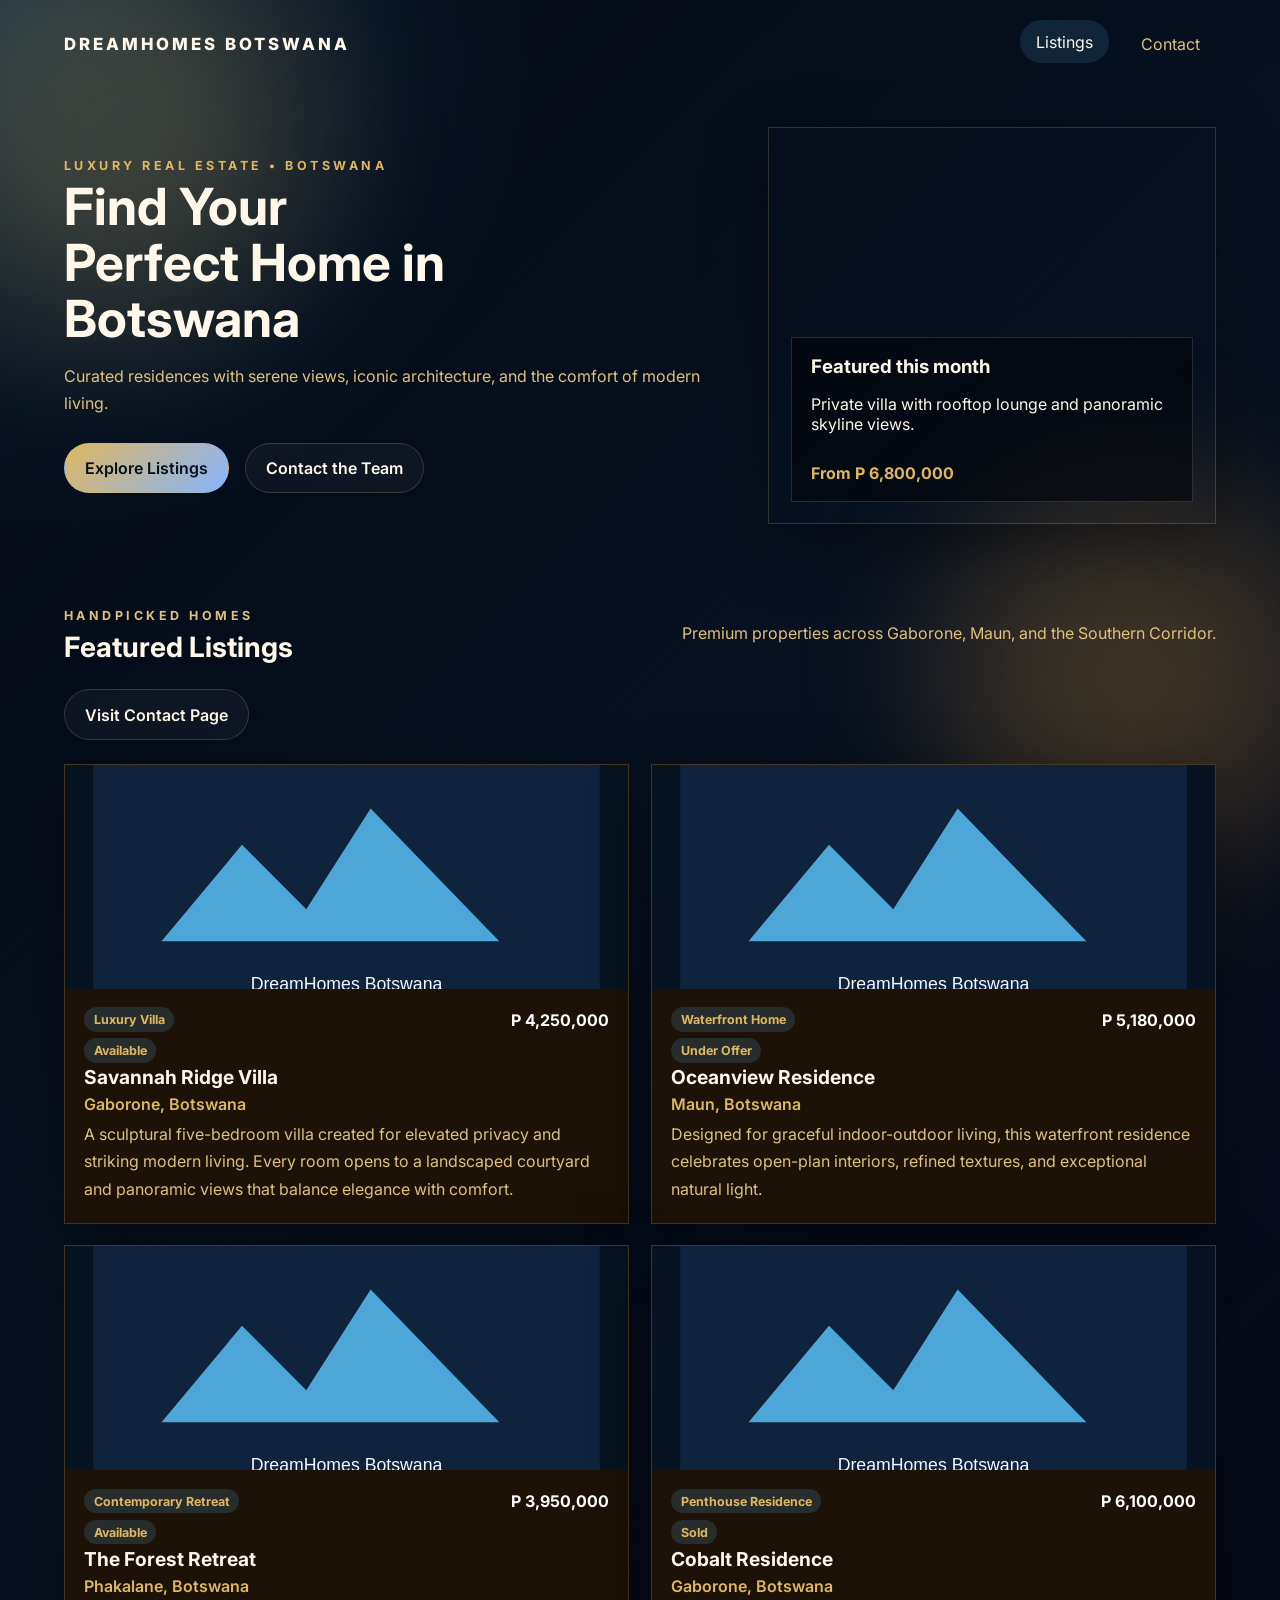
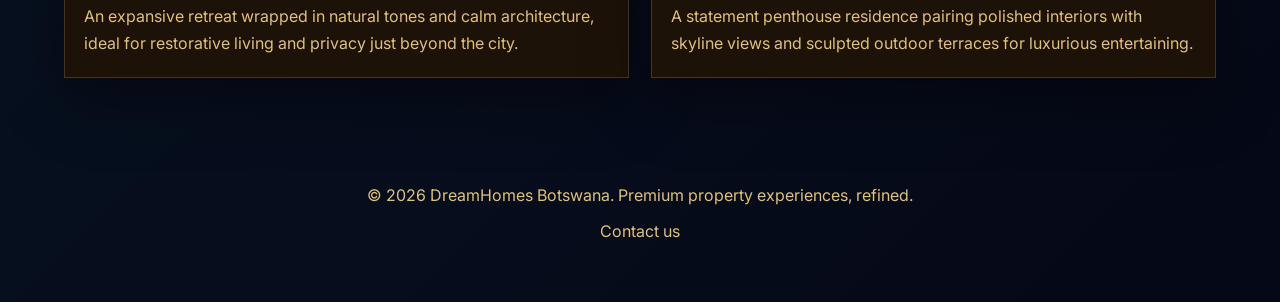
<file: index.html>
<!DOCTYPE html>
<html lang="en">
  <head>
    <meta charset="UTF-8" />
    <meta name="viewport" content="width=device-width, initial-scale=1.0" />
    <title>DreamHomes Botswana</title>
    <meta
      name="description"
      content="Discover premium homes in Botswana with DreamHomes Botswana."
    />
    <link rel="preconnect" href="https://fonts.googleapis.com" />
    <link rel="preconnect" href="https://fonts.gstatic.com" crossorigin />
    <link
      href="https://fonts.googleapis.com/css2?family=Inter:wght@400;500;600;700;800&display=swap"
      rel="stylesheet"
    />
    <link rel="stylesheet" href="styles.css" />
  </head>
  <body class="page home-page">
    <div class="site-glow glow-one"></div>
    <div class="site-glow glow-two"></div>

    <header class="topbar">
      <a class="brand" href="index.html">DreamHomes Botswana</a>
      <nav class="nav-links">
        <a href="index.html" class="active">Listings</a>
        <a href="contact.html">Contact</a>
      </nav>
    </header>

    <main>
      <section class="hero fade-up">
        <div class="hero-copy">
          <p class="eyebrow">Luxury real estate • Botswana</p>
          <h1>Find Your Perfect Home in Botswana</h1>
          <p class="hero-text">
            Curated residences with serene views, iconic architecture, and the
            comfort of modern living.
          </p>
          <div class="hero-actions">
            <a href="#listings" class="btn btn-primary">Explore Listings</a>
            <a href="contact.html" class="btn btn-secondary">Contact the Team</a>
          </div>
        </div>
        <div class="hero-panel">
          <div class="hero-card">
            <h3>Featured this month</h3>
            <p>Private villa with rooftop lounge and panoramic skyline views.</p>
            <span>From P 6,800,000</span>
          </div>
        </div>
      </section>

      <section class="section" id="listings">
        <div class="section-heading fade-up">
          <div>
            <p class="eyebrow">Handpicked homes</p>
            <h2>Featured Listings</h2>
          </div>
          <p>Premium properties across Gaborone, Maun, and the Southern Corridor.</p>
        </div>

        <div class="hero-actions fade-up" style="margin-bottom: 1.5rem; justify-content: flex-start;">
          <a href="contact.html" class="btn btn-secondary">Visit Contact Page</a>
        </div>

        <div class="property-grid">
          <a class="property-card fade-up" href="details.html?property=1">
            <img
              src="https://images.unsplash.com/photo-1512918728675-ed5a9ecdebfd?auto=format&fit=crop&w=900&q=80"
              alt="Savannah Ridge Villa"
            />
            <div class="card-content">
              <div class="card-top">
                <span class="tag">New</span>
                <span class="price">P 4,250,000</span>
              </div>
              <h3>Savannah Ridge Villa</h3>
              <p class="location">Gaborone, Botswana</p>
              <p class="summary">
                A striking five-bedroom villa with sculptural interiors and lush gardens.
              </p>
            </div>
          </a>

          <a class="property-card fade-up" href="details.html?property=2">
            <img
              src="https://images.unsplash.com/photo-1502672260266-1c1ef2d93688?auto=format&fit=crop&w=900&q=80"
              alt="Oceanview Residence"
            />
            <div class="card-content">
              <div class="card-top">
                <span class="tag">Waterfront</span>
                <span class="price">P 5,180,000</span>
              </div>
              <h3>Oceanview Residence</h3>
              <p class="location">Maun, Botswana</p>
              <p class="summary">
                A contemporary coastal-inspired estate designed for open-air living.
              </p>
            </div>
          </a>

          <a class="property-card fade-up" href="details.html?property=3">
            <img
              src="https://images.unsplash.com/photo-1494526585095-c41746248156?auto=format&fit=crop&w=900&q=80"
              alt="The Forest Retreat"
            />
            <div class="card-content">
              <div class="card-top">
                <span class="tag">Private</span>
                <span class="price">P 3,950,000</span>
              </div>
              <h3>The Forest Retreat</h3>
              <p class="location">Phakalane, Botswana</p>
              <p class="summary">
                A nature-forward retreat with a spa wing, solar rooftop, and tranquil views.
              </p>
            </div>
          </a>

          <a class="property-card fade-up" href="details.html?property=4">
            <img
              src="https://images.unsplash.com/photo-1460317442991-0ec209397118?auto=format&fit=crop&w=900&q=80"
              alt="Cobalt Residence"
            />
            <div class="card-content">
              <div class="card-top">
                <span class="tag">Penthouse</span>
                <span class="price">P 6,100,000</span>
              </div>
              <h3>Cobalt Residence</h3>
              <p class="location">Gaborone, Botswana</p>
              <p class="summary">
                A penthouse-level design statement with skyline terraces and bespoke finishes.
              </p>
            </div>
          </a>
        </div>
      </section>
    </main>

    <footer class="footer">
      <p>© 2026 DreamHomes Botswana. Premium property experiences, refined.</p>
      <p><a href="contact.html">Contact us</a></p>
    </footer>

    <script src="script.js"></script>
  </body>
</html>
</file>
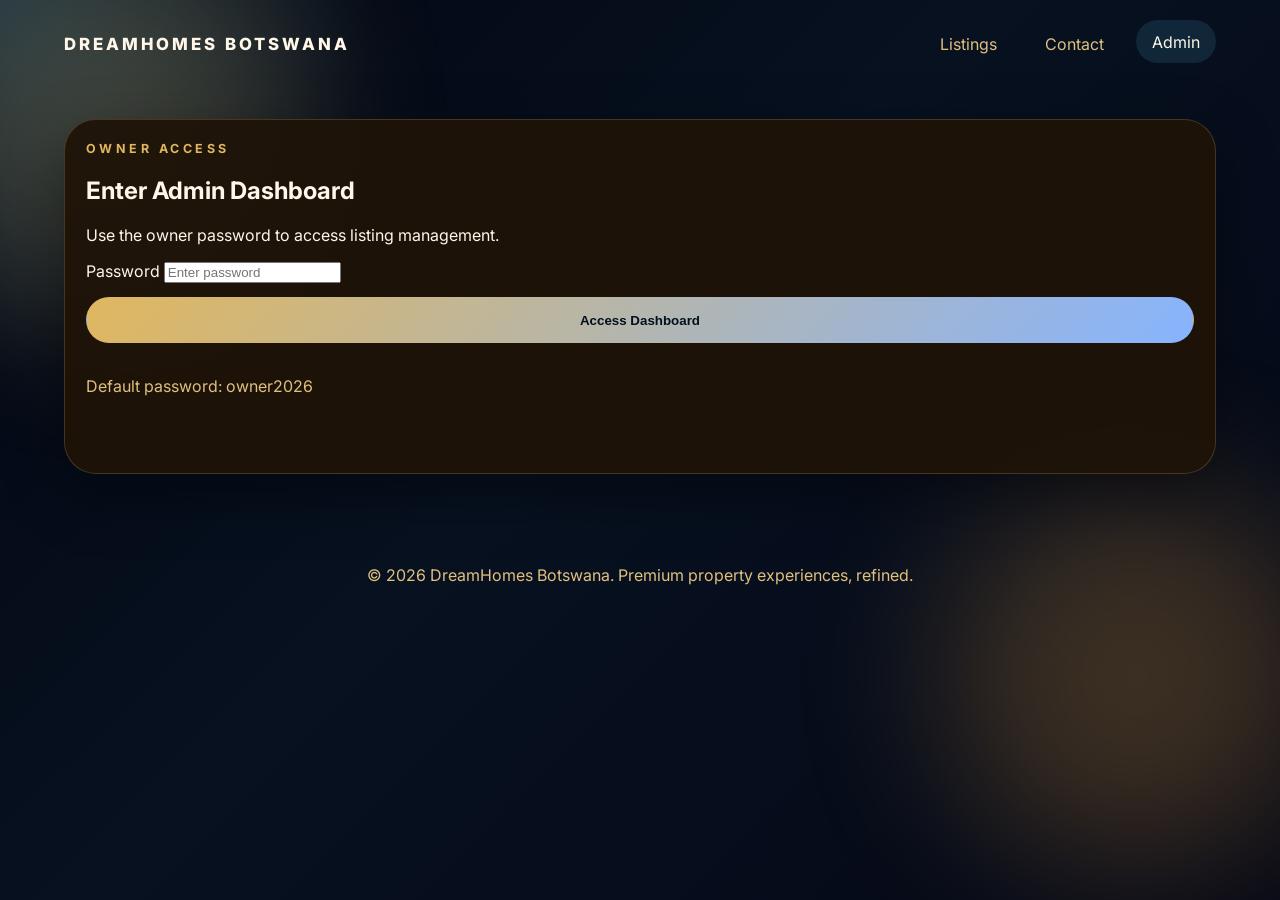
<file: admin.html>
<!DOCTYPE html>
<html lang="en">
  <head>
    <meta charset="UTF-8" />
    <meta name="viewport" content="width=device-width, initial-scale=1.0" />
    <title>Admin | DreamHomes Botswana</title>
    <link rel="preconnect" href="https://fonts.googleapis.com" />
    <link rel="preconnect" href="https://fonts.gstatic.com" crossorigin />
    <link
      href="https://fonts.googleapis.com/css2?family=Inter:wght@400;500;600;700;800&display=swap"
      rel="stylesheet"
    />
    <link rel="stylesheet" href="styles.css" />
  </head>
  <body class="page admin-page">
    <div class="site-glow glow-one"></div>
    <div class="site-glow glow-two"></div>

    <header class="topbar">
      <a class="brand" href="index.html">DreamHomes Botswana</a>
      <nav class="nav-links">
        <a href="index.html">Listings</a>
        <a href="contact.html">Contact</a>
        <a href="admin.html" class="active">Admin</a>
      </nav>
    </header>

    <main class="admin-shell">
      <section id="adminLoginCard" class="admin-card fade-up">
        <div class="admin-intro">
          <p class="eyebrow">Owner access</p>
          <h1>Enter Admin Dashboard</h1>
          <p>Use the owner password to access listing management.</p>
        </div>

        <form id="adminLoginForm" class="admin-form">
          <label>
            Password
            <input type="password" id="adminPassword" placeholder="Enter password" required />
          </label>
          <button type="submit" class="btn btn-primary">Access Dashboard</button>
          <p class="form-note">Default password: owner2026</p>
          <p id="loginMessage" class="form-message"></p>
        </form>
      </section>

      <div id="adminProtectedContent" hidden>
        <section class="admin-card fade-up">
          <div class="admin-intro">
            <p class="eyebrow">Dashboard</p>
            <h1>Manage Listings</h1>
            <p>Add new homes, update prices, or remove listings instantly.</p>
          </div>

          <form id="addListingForm" class="admin-form">
            <div class="form-grid">
              <label>
                Property name
                <input type="text" name="title" placeholder="Luxury Residence" required />
              </label>
              <label>
                Location
                <input type="text" name="location" placeholder="Gaborone, Botswana" required />
              </label>
              <label>
                Price (BWP)
                <input type="text" name="price" placeholder="P 4,500,000" required />
              </label>
              <label>
                Property type
                <input type="text" name="type" placeholder="Luxury Villa" required />
              </label>
            </div>
            <label>
              Image URL
              <input type="text" name="image" id="imageUrlField" placeholder="https://example.com/house.jpg" />
            </label>
            <label>
              Or upload a photo
              <input type="file" id="imageUpload" accept="image/*" />
            </label>
            <label>
              Status
              <select name="status">
                <option value="Available">Available</option>
                <option value="Sold">Sold</option>
                <option value="Under Offer">Under Offer</option>
              </select>
            </label>
            <label>
              Description
              <textarea name="description" rows="4" placeholder="Tell us about the home"></textarea>
            </label>
            <button type="submit" class="btn btn-primary">Add Listing</button>
            <p id="adminMessage" class="form-message"></p>
          </form>
        </section>

        <section class="admin-card fade-up">
          <div class="admin-intro">
            <p class="eyebrow">Studio settings</p>
            <h2>Brand & Contact</h2>
            <p>Update the site’s contact details and choose the visual theme.</p>
          </div>

          <form id="siteSettingsForm" class="admin-form">
            <div class="form-grid">
              <label>
                Phone number
                <input type="text" name="phone" id="sitePhoneInput" placeholder="+267 71 234 567" />
              </label>
              <label>
                Email
                <input type="email" name="email" id="siteEmailInput" placeholder="hello@dreamhomesbw.com" />
              </label>
            </div>
            <label>
              Social media
              <input type="text" name="social" id="siteSocialInput" placeholder="Instagram @dreamhomesbw" />
            </label>
            <label>
              Theme
              <select name="theme" id="siteThemeInput">
                <option value="dark">Dark Luxury</option>
                <option value="gold">Gold Glow</option>
              </select>
            </label>
            <button type="submit" class="btn btn-primary">Save Settings</button>
            <p id="settingsMessage" class="form-message"></p>
          </form>
        </section>

        <section class="admin-listings fade-up">
          <div class="section-heading">
            <div>
              <p class="eyebrow">Live inventory</p>
              <h2>Current Listings</h2>
            </div>
          </div>
          <div id="adminListings" class="admin-list-grid"></div>
        </section>
      </div>
    </main>

    <footer class="footer">
      <p>© 2026 DreamHomes Botswana. Premium property experiences, refined.</p>
    </footer>

    <script src="script.js"></script>
  </body>
</html>
</file>
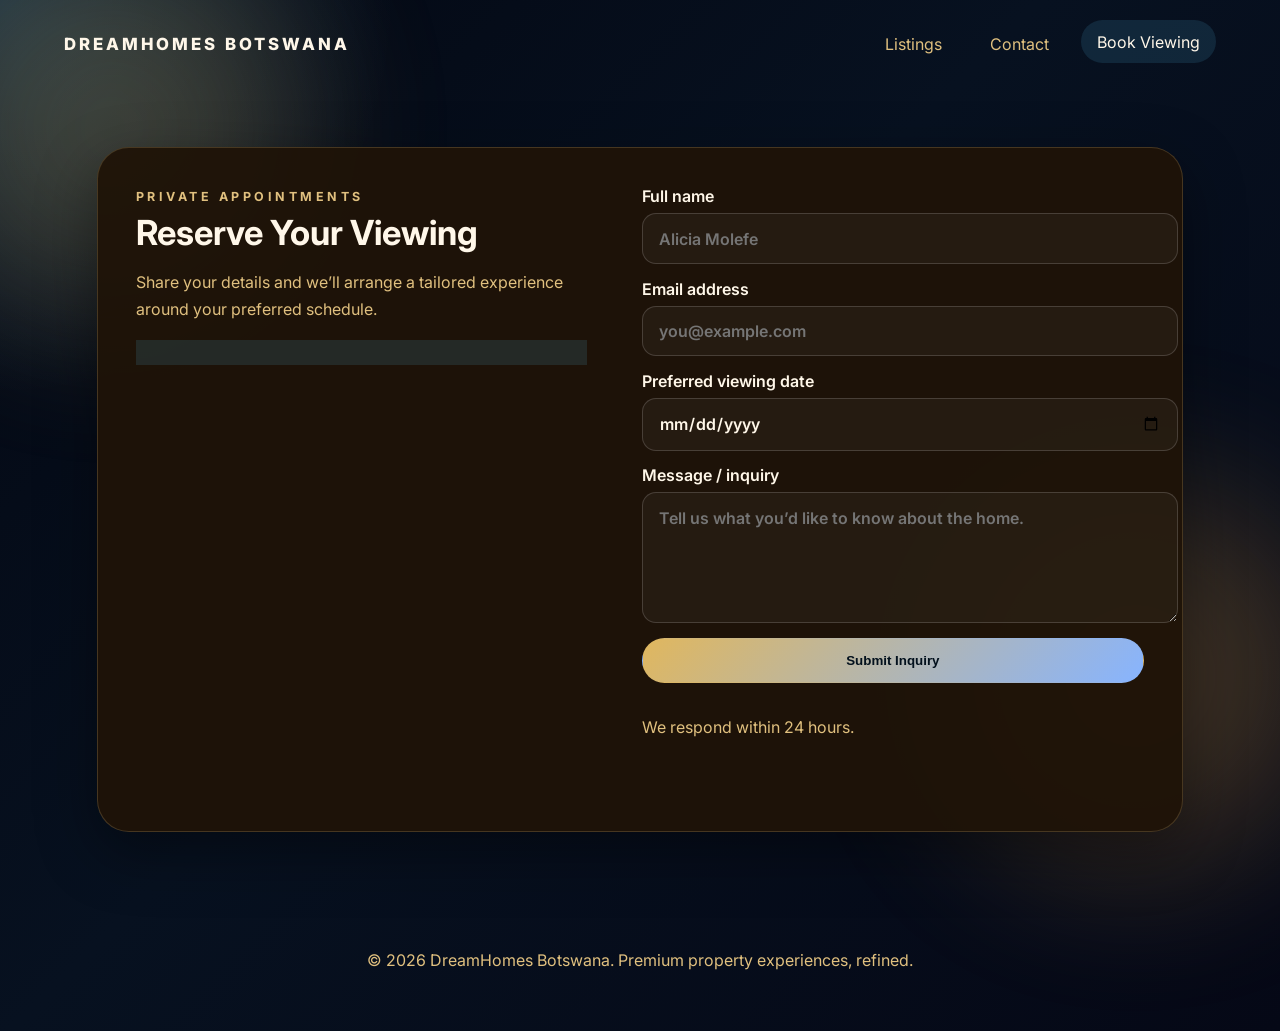
<file: booking.html>
<!DOCTYPE html>
<html lang="en">
  <head>
    <meta charset="UTF-8" />
    <meta name="viewport" content="width=device-width, initial-scale=1.0" />
    <title>Book Viewing | DreamHomes Botswana</title>
    <link rel="preconnect" href="https://fonts.googleapis.com" />
    <link rel="preconnect" href="https://fonts.gstatic.com" crossorigin />
    <link
      href="https://fonts.googleapis.com/css2?family=Inter:wght@400;500;600;700;800&display=swap"
      rel="stylesheet"
    />
    <link rel="stylesheet" href="styles.css" />
  </head>
  <body class="page booking-page">
    <div class="site-glow glow-one"></div>
    <div class="site-glow glow-two"></div>

    <header class="topbar">
      <a class="brand" href="index.html">DreamHomes Botswana</a>
      <nav class="nav-links">
        <a href="index.html">Listings</a>
        <a href="contact.html">Contact</a>
        <a href="booking.html" class="active">Book Viewing</a>
      </nav>
    </header>

    <main class="booking-shell">
      <section class="booking-card fade-up">
        <div class="booking-intro">
          <p class="eyebrow">Private appointments</p>
          <h1>Reserve Your Viewing</h1>
          <p>
            Share your details and we’ll arrange a tailored experience around your
            preferred schedule.
          </p>
          <div id="selectedPropertyNote" class="selected-property-note"></div>
        </div>

        <form id="inquiryForm" class="booking-form">
          <label>
            Full name
            <input type="text" name="name" placeholder="Alicia Molefe" required />
          </label>

          <label>
            Email address
            <input type="email" name="email" placeholder="you@example.com" required />
          </label>

          <label>
            Preferred viewing date
            <input type="date" name="date" required />
          </label>

          <label>
            Message / inquiry
            <textarea
              name="message"
              rows="5"
              placeholder="Tell us what you’d like to know about the home."
              required
            ></textarea>
          </label>

          <button type="submit" class="btn btn-primary full-width">Submit Inquiry</button>
          <p class="form-note">We respond within 24 hours.</p>
          <p id="formMessage" class="form-message" aria-live="polite"></p>
        </form>
      </section>
    </main>

    <footer class="footer">
      <p>© 2026 DreamHomes Botswana. Premium property experiences, refined.</p>
    </footer>

    <script src="script.js"></script>
  </body>
</html>
</file>
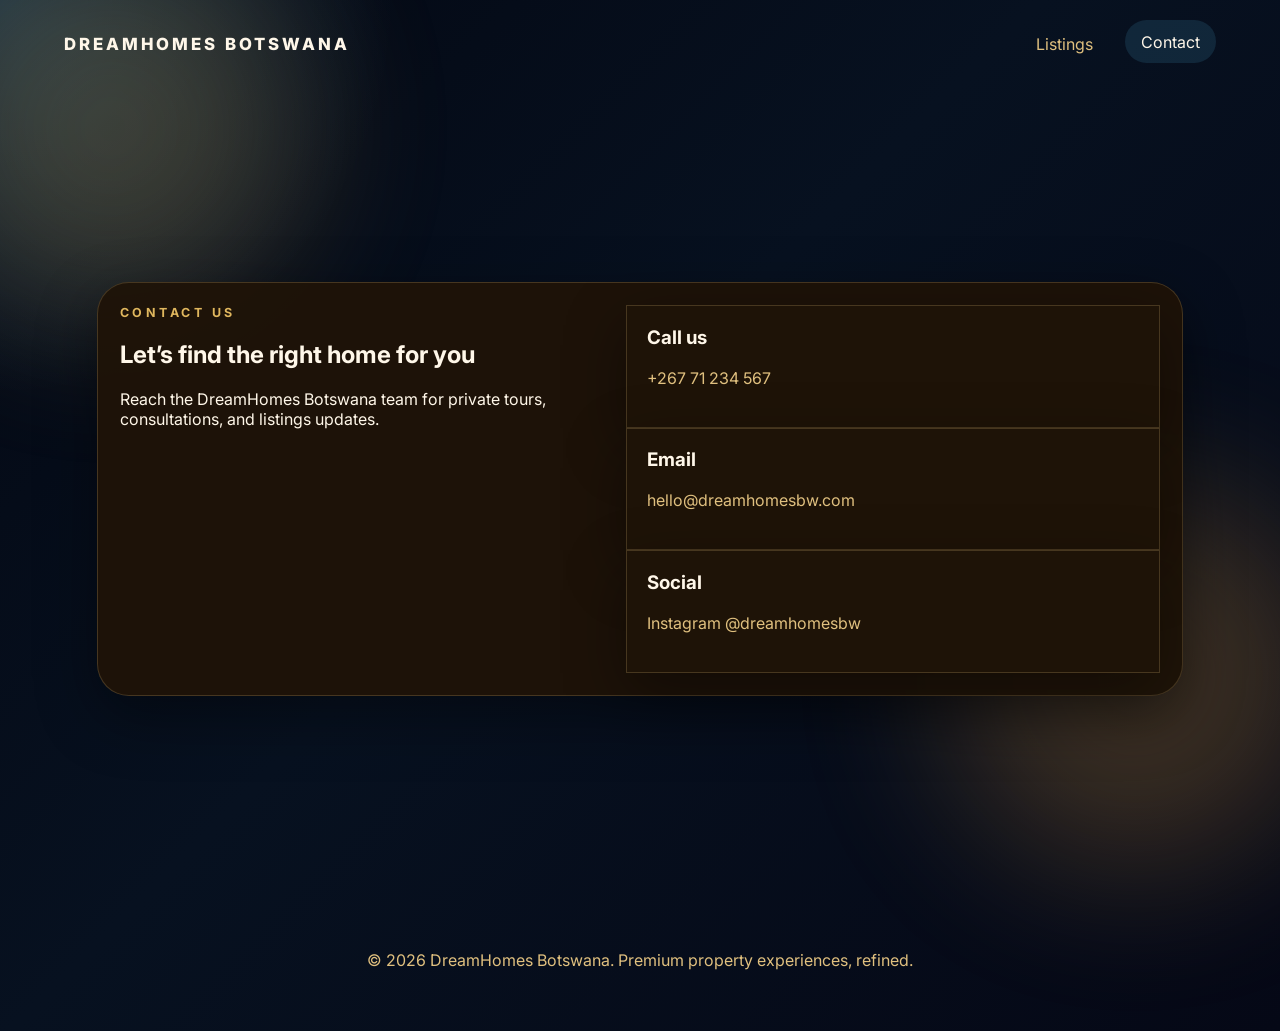
<file: contact.html>
<!DOCTYPE html>
<html lang="en">
  <head>
    <meta charset="UTF-8" />
    <meta name="viewport" content="width=device-width, initial-scale=1.0" />
    <title>Contact | DreamHomes Botswana</title>
    <link rel="preconnect" href="https://fonts.googleapis.com" />
    <link rel="preconnect" href="https://fonts.gstatic.com" crossorigin />
    <link
      href="https://fonts.googleapis.com/css2?family=Inter:wght@400;500;600;700;800&display=swap"
      rel="stylesheet"
    />
    <link rel="stylesheet" href="styles.css" />
  </head>
  <body class="page contact-page">
    <div class="site-glow glow-one"></div>
    <div class="site-glow glow-two"></div>

    <header class="topbar">
      <a class="brand" href="index.html">DreamHomes Botswana</a>
      <nav class="nav-links">
        <a href="index.html">Listings</a>
        <a href="contact.html" class="active">Contact</a>
      </nav>
    </header>

    <main class="contact-shell">
      <section class="contact-card fade-up">
        <div class="contact-intro">
          <p class="eyebrow">Contact us</p>
          <h1>Let’s find the right home for you</h1>
          <p>Reach the DreamHomes Botswana team for private tours, consultations, and listings updates.</p>
        </div>

        <div class="contact-grid">
          <article class="info-card">
            <h3>Call us</h3>
            <p id="contactPhone">—</p>
          </article>
          <article class="info-card">
            <h3>Email</h3>
            <p id="contactEmail">—</p>
          </article>
          <article class="info-card">
            <h3>Social</h3>
            <p id="contactSocial">—</p>
          </article>
        </div>
      </section>
    </main>

    <footer class="footer">
      <p>© 2026 DreamHomes Botswana. Premium property experiences, refined.</p>
    </footer>

    <script src="script.js"></script>
  </body>
</html>
</file>
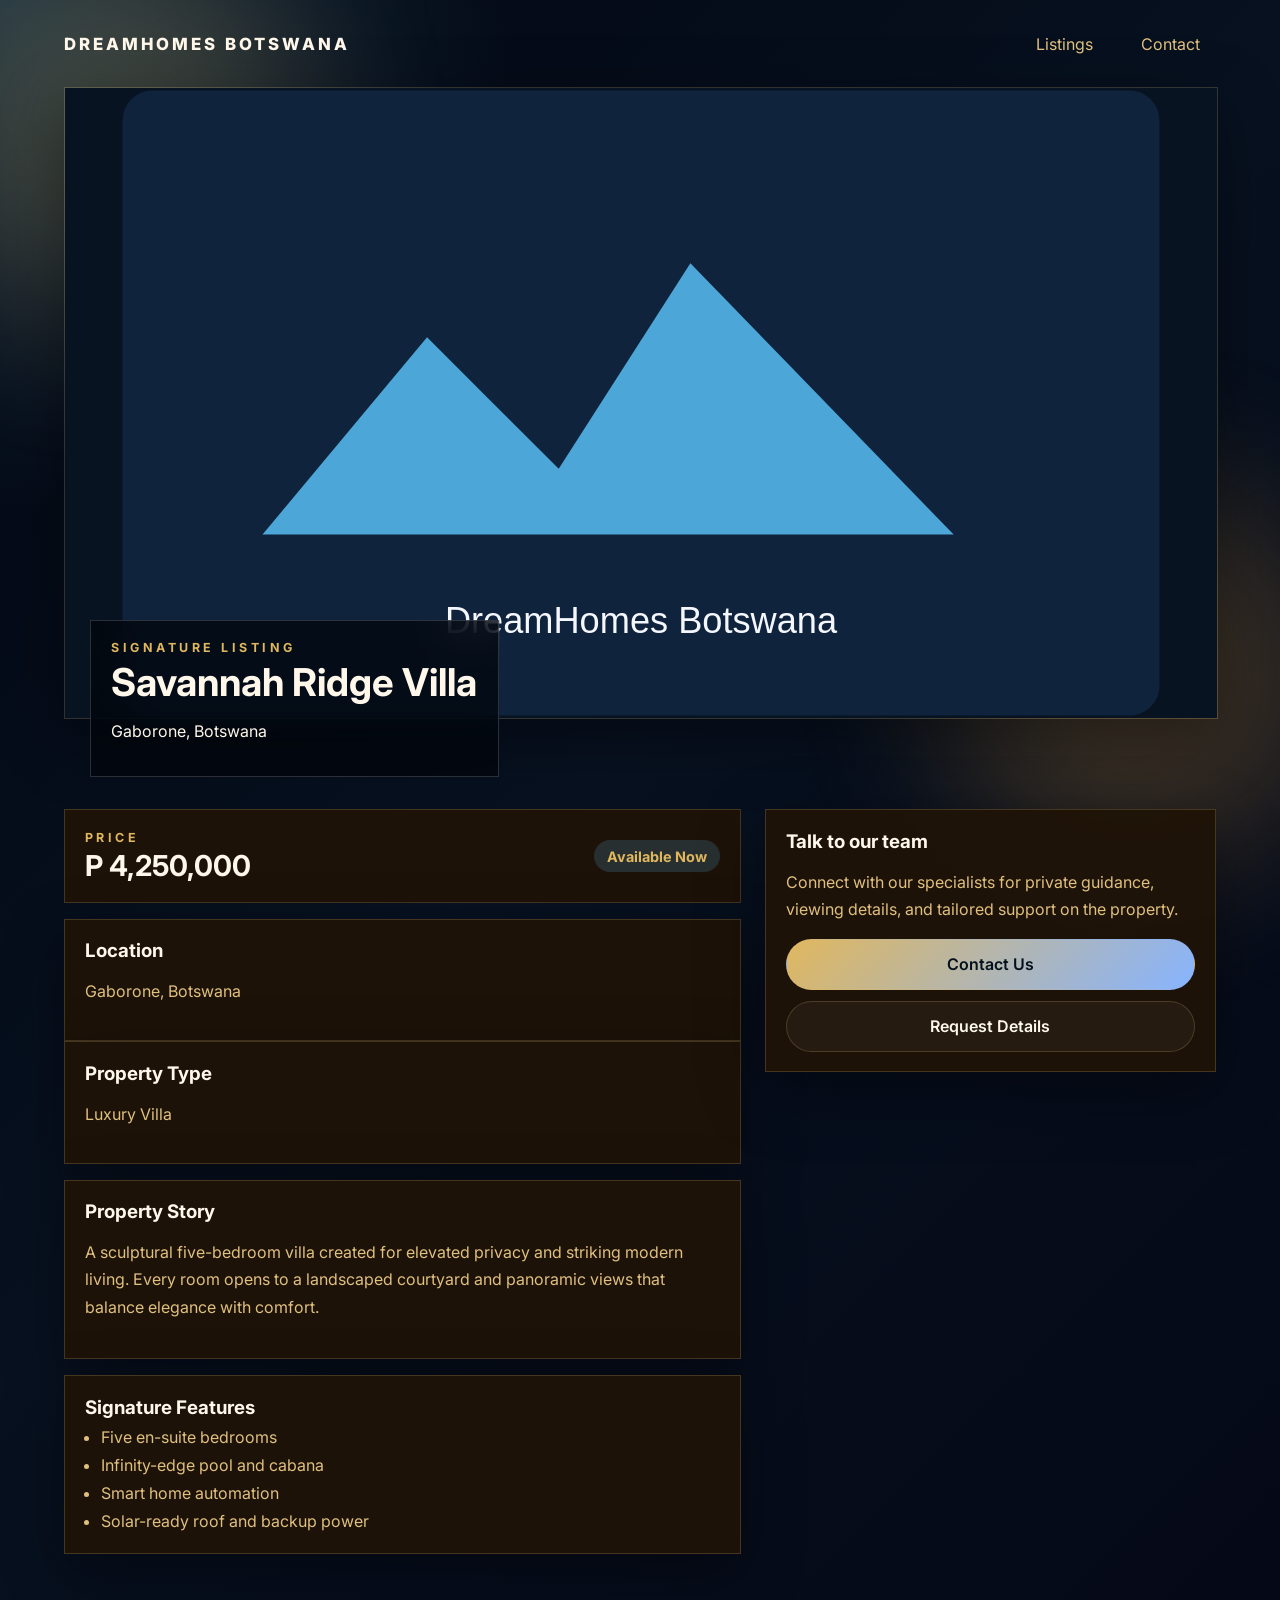
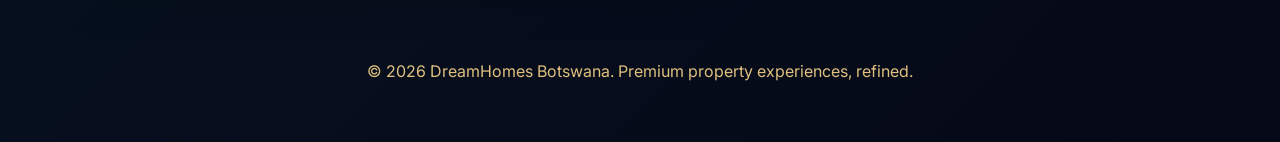
<file: details.html>
<!DOCTYPE html>
<html lang="en">
  <head>
    <meta charset="UTF-8" />
    <meta name="viewport" content="width=device-width, initial-scale=1.0" />
    <title>Property Details | DreamHomes Botswana</title>
    <link rel="preconnect" href="https://fonts.googleapis.com" />
    <link rel="preconnect" href="https://fonts.gstatic.com" crossorigin />
    <link
      href="https://fonts.googleapis.com/css2?family=Inter:wght@400;500;600;700;800&display=swap"
      rel="stylesheet"
    />
    <link rel="stylesheet" href="styles.css" />
  </head>
  <body class="page detail-page">
    <div class="site-glow glow-one"></div>
    <div class="site-glow glow-two"></div>

    <header class="topbar">
      <a class="brand" href="index.html">DreamHomes Botswana</a>
      <nav class="nav-links">
        <a href="index.html">Listings</a>
        <a href="contact.html">Contact</a>
      </nav>
    </header>

    <main>
      <section class="detail-hero fade-up">
        <img id="detailImage" src="" alt="Property preview" />
        <div class="detail-hero-overlay">
          <p class="eyebrow">Signature listing</p>
          <h1 id="detailTitle">Property Name</h1>
          <p id="detailLocation">Location</p>
        </div>
      </section>

      <section class="detail-content">
        <div class="detail-info fade-up">
          <div class="detail-price-row">
            <div>
              <p class="eyebrow">Price</p>
              <h2 id="detailPrice">P 0</h2>
            </div>
            <span class="status-pill">Available Now</span>
          </div>

          <div class="info-grid">
            <article class="info-card">
              <h3>Location</h3>
              <p id="detailLocationText">—</p>
            </article>
            <article class="info-card">
              <h3>Property Type</h3>
              <p id="detailType">—</p>
            </article>
          </div>

          <article class="info-card wide-card">
            <h3>Property Story</h3>
            <p id="detailDescription"></p>
          </article>

          <article class="info-card wide-card">
            <h3>Signature Features</h3>
            <ul id="featureList" class="feature-list"></ul>
          </article>
        </div>

        <aside class="detail-actions fade-up">
          <div class="action-card">
            <h3>Talk to our team</h3>
            <p>
              Connect with our specialists for private guidance, viewing details, and
              tailored support on the property.
            </p>
            <div class="action-buttons">
              <a id="bookButton" class="btn btn-primary" href="contact.html">Contact Us</a>
              <a id="inquiryButton" class="btn btn-secondary" href="contact.html">Request Details</a>
            </div>
          </div>
        </aside>
      </section>
    </main>

    <footer class="footer">
      <p>© 2026 DreamHomes Botswana. Premium property experiences, refined.</p>
    </footer>

    <script src="script.js"></script>
  </body>
</html>
</file>
<file: styles.css>
:root {
  --bg: #040816;
  --bg-soft: rgba(15, 23, 42, 0.88);
  --panel: rgba(10, 18, 35, 0.92);
  --panel-strong: rgba(16, 24, 44, 0.98);
  --text: #f5f7ff;
  --muted: #96a2bd;
  --accent: #5cc8ff;
  --accent-strong: #6f7cff;
  --border: rgba(255, 255, 255, 0.1);
  --shadow: 0 20px 60px rgba(0, 0, 0, 0.35);
}

body.theme-gold {
  --bg: #140d05;
  --bg-soft: rgba(53, 34, 11, 0.9);
  --panel: rgba(31, 20, 8, 0.95);
  --panel-strong: rgba(49, 31, 11, 0.98);
  --text: #fff7e9;
  --muted: #e0c07f;
  --accent: #e0b75e;
  --accent-strong: #ffb347;
  --border: rgba(255, 214, 138, 0.18);
  --shadow: 0 20px 60px rgba(0, 0, 0, 0.4);
}
  --radius-xl: 28px;
  --radius-lg: 20px;
  --radius-md: 14px;
}

* {
  box-sizing: border-box;
}

html {
  scroll-behavior: smooth;
}

body {
  margin: 0;
  font-family: "Inter", sans-serif;
  color: var(--text);
  background:
    radial-gradient(circle at top left, rgba(92, 200, 255, 0.2), transparent 24%),
    linear-gradient(135deg, #030712 0%, #071120 45%, #050816 100%);
  min-height: 100vh;
}

img {
  display: block;
  width: 100%;
}

a {
  color: inherit;
  text-decoration: none;
}

.page {
  position: relative;
  overflow-x: hidden;
}

.site-glow {
  position: fixed;
  width: 24rem;
  height: 24rem;
  border-radius: 50%;
  filter: blur(80px);
  opacity: 0.22;
  pointer-events: none;
  z-index: 0;
}

.glow-one {
  top: -4rem;
  left: -5rem;
  background: var(--accent);
}

.glow-two {
  bottom: 2rem;
  right: -3rem;
  background: var(--accent-strong);
}

.topbar,
.hero,
.section,
.footer,
.detail-content,
.booking-shell {
  position: relative;
  z-index: 1;
}

.topbar {
  display: flex;
  align-items: center;
  justify-content: space-between;
  padding: 1.4rem 5vw;
}

.brand {
  font-size: 1.05rem;
  font-weight: 800;
  letter-spacing: 0.18em;
  text-transform: uppercase;
}

.nav-links {
  display: flex;
  gap: 1rem;
}

.nav-links a {
  padding: 0.7rem 1rem;
  border-radius: 999px;
  color: var(--muted);
  transition: background 0.25s ease, color 0.25s ease, transform 0.25s ease;
}

.nav-links a:hover,
.nav-links a.active {
  background: rgba(92, 200, 255, 0.12);
  color: var(--text);
  transform: translateY(-2px);
}

.hero {
  display: grid;
  grid-template-columns: 1.2fr 0.8fr;
  gap: 2rem;
  padding: 2.5rem 5vw 4rem;
  align-items: center;
}

.hero-copy h1 {
  font-size: clamp(2.3rem, 4vw, 4.3rem);
  line-height: 1.1;
  margin: 0.3rem 0 1rem;
  max-width: 12ch;
}

.eyebrow {
  margin: 0;
  text-transform: uppercase;
  letter-spacing: 0.28em;
  color: var(--accent);
  font-size: 0.78rem;
  font-weight: 700;
}

.hero-text,
.section-heading p,
.booking-intro p,
.detail-actions p,
.info-card p,
.summary,
.form-note {
  color: var(--muted);
  line-height: 1.7;
}

.hero-actions {
  display: flex;
  gap: 1rem;
  flex-wrap: wrap;
  margin-top: 1.6rem;
}

.btn {
  display: inline-flex;
  align-items: center;
  justify-content: center;
  border: 1px solid transparent;
  padding: 0.9rem 1.25rem;
  border-radius: 999px;
  font-weight: 600;
  transition: transform 0.25s ease, box-shadow 0.25s ease, background 0.25s ease;
}

.btn:hover {
  transform: translateY(-3px);
  box-shadow: 0 16px 35px rgba(0, 0, 0, 0.25);
}

.btn-primary {
  background: linear-gradient(135deg, var(--accent) 0%, #87b4ff 100%);
  color: #03111d;
}

.btn-secondary {
  background: rgba(255, 255, 255, 0.04);
  border-color: var(--border);
}

.hero-panel {
  background: linear-gradient(135deg, rgba(17, 27, 49, 0.96), rgba(9, 15, 28, 0.96));
  border: 1px solid var(--border);
  box-shadow: var(--shadow);
  border-radius: var(--radius-xl);
  padding: 1.35rem;
  min-height: 22rem;
  display: flex;
  align-items: flex-end;
  background-image: url("https://images.unsplash.com/photo-1564013799919-ab600027ffc6?auto=format&fit=crop&w=1000&q=80");
  background-size: cover;
  background-position: center;
}

.hero-card {
  backdrop-filter: blur(12px);
  background: rgba(3, 6, 13, 0.68);
  padding: 1.1rem 1.2rem;
  border-radius: var(--radius-lg);
  border: 1px solid rgba(255, 255, 255, 0.14);
  width: 100%;
}

.hero-card h3 {
  margin: 0 0 0.4rem;
}

.hero-card span {
  display: inline-block;
  margin-top: 0.8rem;
  color: var(--accent);
  font-weight: 700;
}

.section {
  padding: 1rem 5vw 4rem;
}

.section-heading {
  display: flex;
  justify-content: space-between;
  align-items: end;
  gap: 1rem;
  margin-bottom: 1.6rem;
}

.section-heading h2 {
  margin: 0.2rem 0 0;
  font-size: 1.75rem;
}

.property-grid {
  display: grid;
  grid-template-columns: repeat(2, minmax(0, 1fr));
  gap: 1.35rem;
}

.property-card {
  display: block;
  overflow: hidden;
  background: var(--panel);
  border: 1px solid var(--border);
  border-radius: var(--radius-xl);
  box-shadow: var(--shadow);
  transition: transform 0.28s ease, box-shadow 0.28s ease;
}

.property-card:hover {
  transform: translateY(-8px) scale(1.01);
  box-shadow: 0 30px 80px rgba(0, 0, 0, 0.4);
}

.property-card img {
  height: 14rem;
  object-fit: cover;
}

.card-content {
  padding: 1.15rem 1.2rem 1.25rem;
}

.card-top {
  display: flex;
  justify-content: space-between;
  align-items: center;
  gap: 0.8rem;
  margin-bottom: 0.4rem;
}

.tag {
  display: inline-flex;
  padding: 0.3rem 0.6rem;
  border-radius: 999px;
  background: rgba(92, 200, 255, 0.15);
  color: var(--accent);
  font-size: 0.78rem;
  font-weight: 700;
}

.price {
  font-weight: 700;
  color: #fefefe;
}

.card-content h3 {
  margin: 0.15rem 0 0.3rem;
  font-size: 1.2rem;
}

.location {
  margin: 0 0 0.45rem;
  color: var(--accent);
  font-weight: 600;
}

.summary {
  margin: 0;
}

.footer {
  padding: 1.7rem 5vw 2.8rem;
  color: var(--muted);
  text-align: center;
}

.modal-backdrop {
  position: fixed;
  inset: 0;
  background: rgba(2, 8, 23, 0.74);
  display: grid;
  place-items: center;
  padding: 1rem;
  z-index: 2000;
}

.modal-card {
  width: min(100%, 420px);
  background: var(--panel-strong);
  border: 1px solid var(--border);
  border-radius: 24px;
  box-shadow: var(--shadow);
  padding: 1.4rem;
}

.modal-card h3 {
  margin: 0 0 0.4rem;
  font-size: 1.2rem;
}

.modal-card p {
  margin: 0 0 0.8rem;
  color: var(--muted);
}

.modal-card input {
  width: 100%;
  border: 1px solid var(--border);
  background: rgba(255, 255, 255, 0.04);
  color: var(--text);
  border-radius: 14px;
  padding: 0.85rem 1rem;
  margin-bottom: 1rem;
}

.modal-actions {
  display: flex;
  justify-content: flex-end;
  gap: 0.75rem;
}

.detail-hero {
  padding: 0 5vw 2rem;
}

.detail-hero img {
  height: 70vh;
  object-fit: cover;
  border-radius: var(--radius-xl);
  border: 1px solid var(--border);
  box-shadow: var(--shadow);
}

.detail-hero-overlay {
  margin-top: -6.2rem;
  margin-left: 1.6rem;
  background: rgba(2, 6, 12, 0.75);
  border: 1px solid rgba(255, 255, 255, 0.16);
  backdrop-filter: blur(16px);
  border-radius: var(--radius-lg);
  padding: 1.2rem 1.3rem;
  display: inline-block;
  max-width: 32rem;
}

.detail-hero-overlay h1 {
  margin: 0.25rem 0 0.3rem;
  font-size: clamp(1.8rem, 3vw, 2.5rem);
}

.detail-content {
  display: grid;
  grid-template-columns: 1.2fr 0.8fr;
  gap: 1.5rem;
  padding: 0 5vw 4rem;
}

.detail-info,
.detail-actions {
  display: flex;
  flex-direction: column;
  gap: 1rem;
}

.detail-price-row {
  display: flex;
  justify-content: space-between;
  align-items: center;
  padding: 1.2rem 1.25rem;
  background: var(--panel);
  border: 1px solid var(--border);
  border-radius: var(--radius-xl);
}

.detail-price-row h2 {
  margin: 0.2rem 0 0;
  font-size: 1.8rem;
}

.status-pill {
  background: rgba(92, 200, 255, 0.16);
  color: var(--accent);
  padding: 0.45rem 0.8rem;
  border-radius: 999px;
  font-size: 0.9rem;
  font-weight: 700;
}

.info-card,
.action-card {
  background: var(--panel);
  border: 1px solid var(--border);
  border-radius: var(--radius-xl);
  padding: 1.2rem 1.25rem;
  box-shadow: var(--shadow);
}

.info-card h3,
.action-card h3 {
  margin: 0 0 0.45rem;
}

.wide-card {
  padding-bottom: 1.35rem;
}

.feature-list {
  margin: 0.55rem 0 0;
  padding-left: 1rem;
  color: var(--muted);
  display: grid;
  gap: 0.5rem;
}

.action-buttons {
  display: flex;
  flex-direction: column;
  gap: 0.7rem;
  margin-top: 1rem;
}

.booking-shell,
.contact-shell {
  min-height: calc(100vh - 10rem);
  display: grid;
  place-items: center;
  padding: 2rem 5vw 3rem;
}

.admin-shell {
  padding: 2rem 5vw 3rem;
  display: grid;
  gap: 1.4rem;
}

.admin-card,
.admin-listings {
  background: var(--panel);
  border: 1px solid var(--border);
  border-radius: 32px;
  box-shadow: var(--shadow);
  padding: 1.3rem;
}

.admin-form {
  display: grid;
  gap: 0.9rem;
}

.form-grid {
  display: grid;
  grid-template-columns: repeat(2, minmax(0, 1fr));
  gap: 0.9rem;
}

.admin-list-grid {
  display: grid;
  gap: 0.9rem;
}

.admin-item {
  display: flex;
  justify-content: space-between;
  align-items: center;
  gap: 1rem;
  padding: 1rem 1.1rem;
  border: 1px solid rgba(255, 255, 255, 0.1);
  border-radius: var(--radius-lg);
  background: rgba(255, 255, 255, 0.03);
}

.admin-item h3 {
  margin: 0 0 0.3rem;
}

.admin-item p {
  margin: 0;
  color: var(--muted);
}

.admin-actions {
  display: flex;
  gap: 0.6rem;
  flex-wrap: wrap;
}

.admin-actions button {
  border: none;
  cursor: pointer;
}

.admin-actions .btn-secondary {
  background: rgba(255, 255, 255, 0.06);
}

.booking-card,
.contact-card {
  display: grid;
  grid-template-columns: 0.95fr 1.05fr;
  gap: 1.4rem;
  padding: 1.4rem;
  background: var(--panel);
  border: 1px solid var(--border);
  border-radius: 32px;
  box-shadow: var(--shadow);
  width: min(100%, 1040px);
}

.booking-intro {
  padding: 1rem;
}

.booking-intro h1 {
  font-size: clamp(1.8rem, 2.7vw, 2.6rem);
  margin: 0.3rem 0 0.7rem;
}

.selected-property-note {
  margin-top: 1rem;
  padding: 0.8rem 0.95rem;
  border-radius: var(--radius-md);
  background: rgba(92, 200, 255, 0.12);
  color: var(--accent);
  font-weight: 600;
}

.booking-form {
  display: grid;
  gap: 0.9rem;
  padding: 1rem;
}

.booking-form label {
  display: grid;
  gap: 0.45rem;
  color: var(--text);
  font-weight: 600;
}

.booking-form input,
.booking-form textarea {
  width: 100%;
  border: 1px solid rgba(255, 255, 255, 0.16);
  background: rgba(255, 255, 255, 0.04);
  border-radius: 14px;
  color: var(--text);
  padding: 0.9rem 1rem;
  font: inherit;
}

.booking-form input:focus,
.booking-form textarea:focus {
  outline: 2px solid rgba(92, 200, 255, 0.35);
  border-color: rgba(92, 200, 255, 0.4);
}

.full-width {
  width: 100%;
}

.form-message {
  min-height: 1.3rem;
  margin: 0;
  color: var(--accent);
  font-weight: 600;
}

.fade-up {
  animation: fadeUp 0.7s ease both;
}

@keyframes fadeUp {
  from {
    opacity: 0;
    transform: translateY(16px);
  }
  to {
    opacity: 1;
    transform: translateY(0);
  }
}

@media (max-width: 900px) {
  .hero,
  .detail-content,
  .booking-card,
  .form-grid {
    grid-template-columns: 1fr;
  }

  .property-grid {
    grid-template-columns: 1fr;
  }
}

@media (max-width: 640px) {
  .topbar {
    flex-direction: column;
    gap: 0.7rem;
  }

  .hero,
  .section,
  .detail-hero,
  .detail-content,
  .booking-shell,
  .footer {
    padding-left: 1rem;
    padding-right: 1rem;
  }

  .section-heading,
  .detail-price-row {
    flex-direction: column;
    align-items: flex-start;
  }

  .hero-copy h1 {
    max-width: none;
  }

  .detail-hero img {
    height: 48vh;
  }

  .detail-hero-overlay {
    margin-left: 0;
    margin-right: 0;
  }
}
</file>
